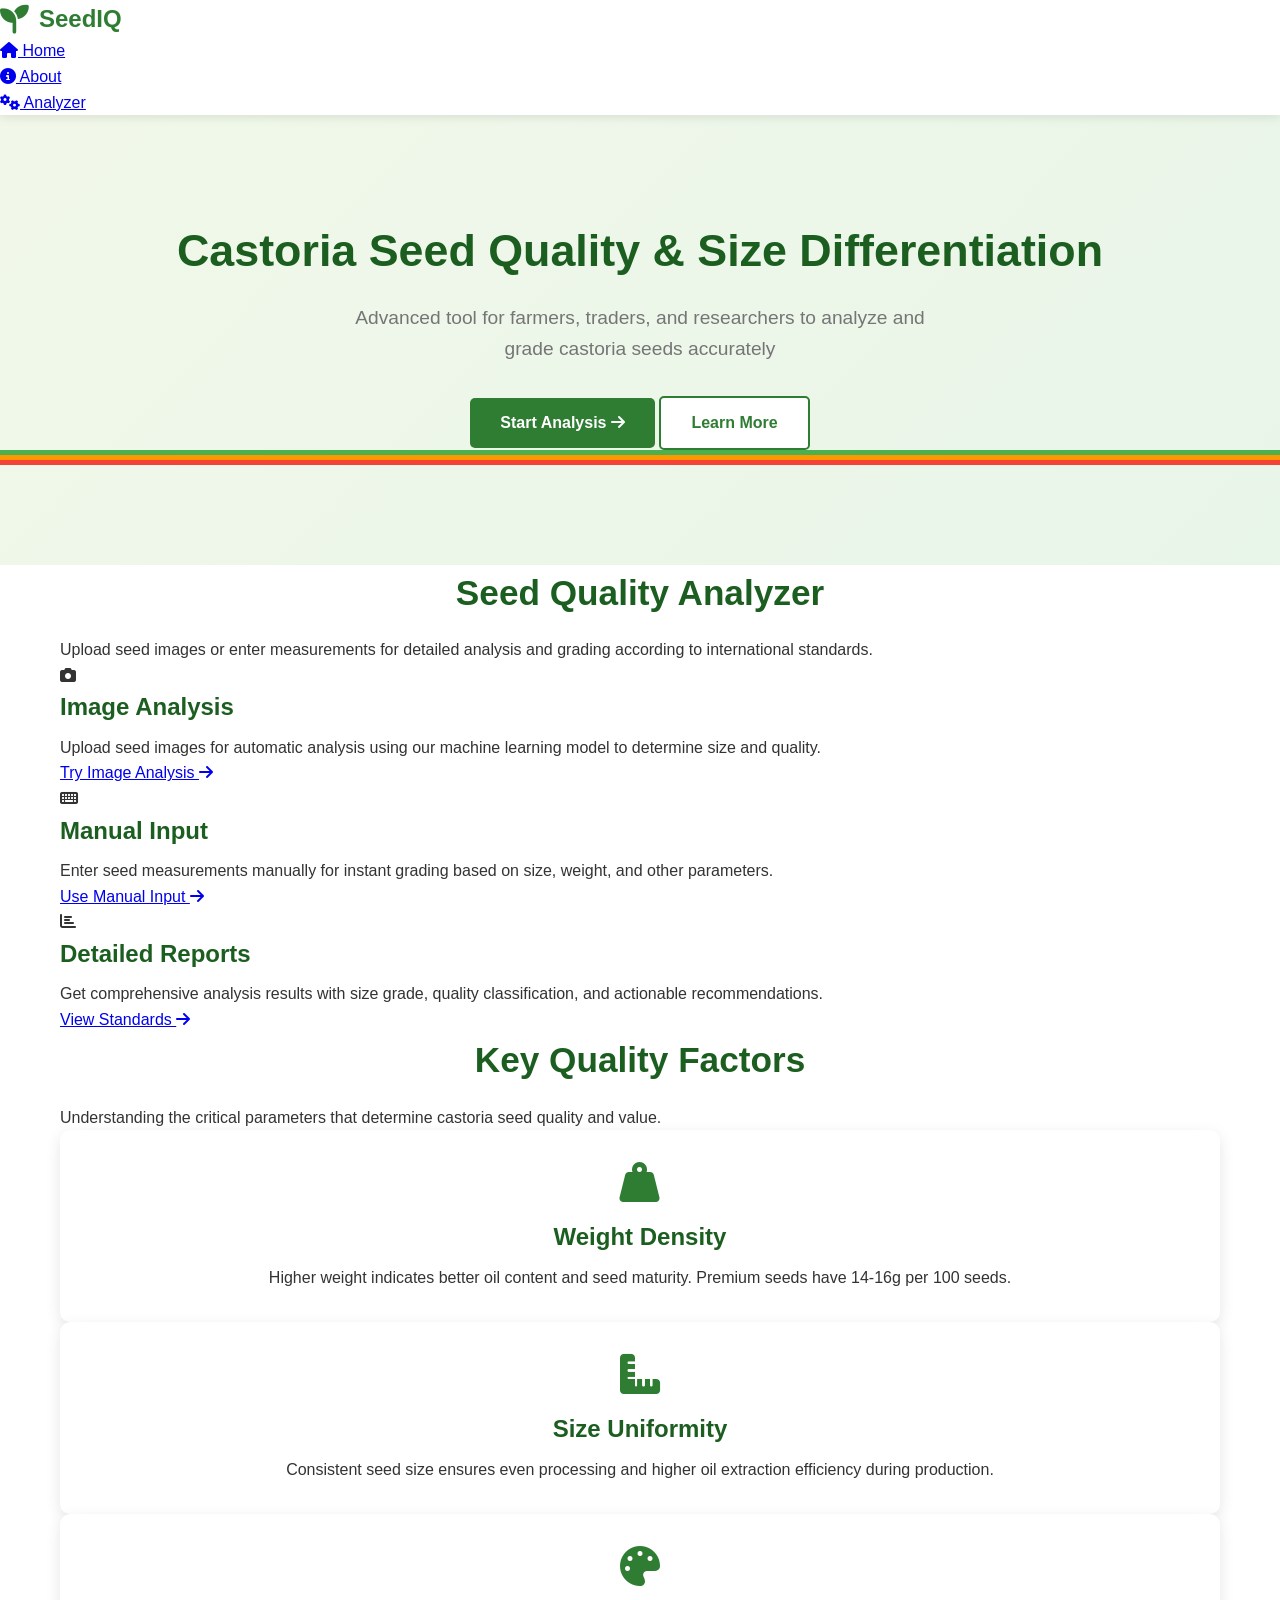
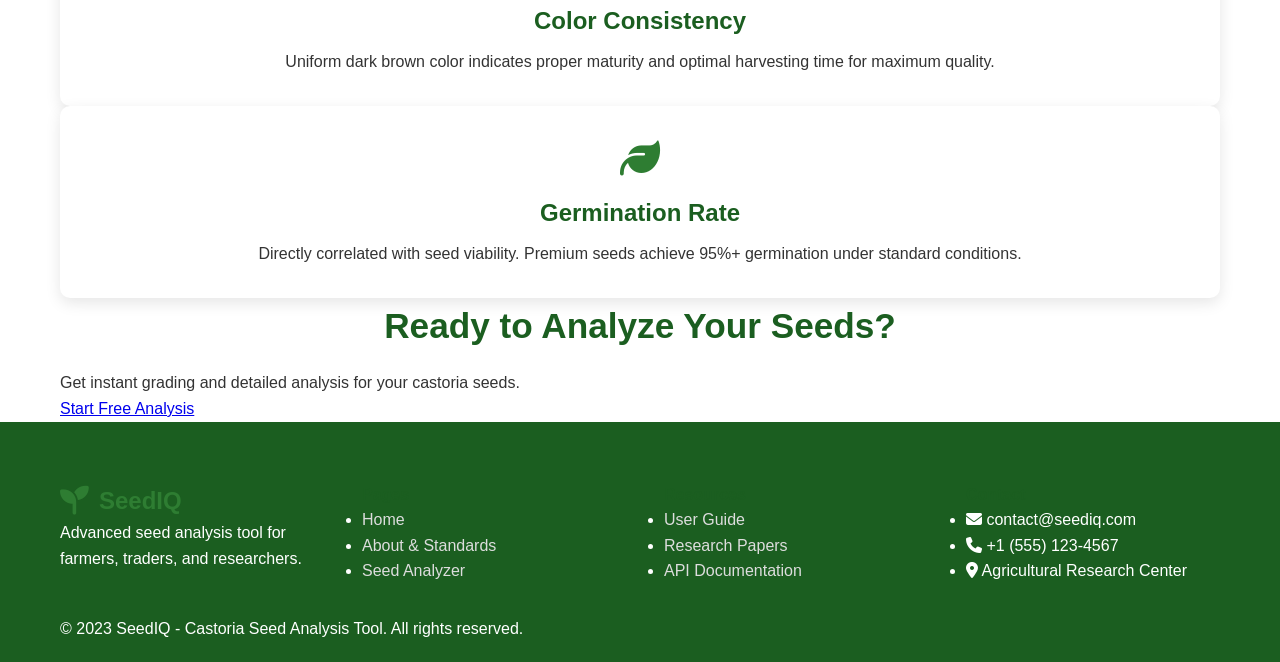
<file: index.html>
<!DOCTYPE html>
<html lang="en">
<head>
    <meta charset="UTF-8">
    <meta name="viewport" content="width=device-width, initial-scale=1.0">
    <title>Castoria Seed Quality Analyzer | Home</title>
    <link rel="stylesheet" href="style.css">
    <link rel="stylesheet" href="https://cdnjs.cloudflare.com/ajax/libs/font-awesome/6.4.0/css/all.min.css">
</head>
<body>
    <!-- Navigation -->
    <nav class="navbar">
        <div class="nav-container">
            <a href="index.html" class="logo">
                <i class="fas fa-seedling"></i>
                <span>SeedIQ</span>
            </a>
            <ul class="nav-menu">
                <li><a href="index.html" class="nav-link active"><i class="fas fa-home"></i> Home</a></li>
                <li><a href="about.html" class="nav-link"><i class="fas fa-info-circle"></i> About</a></li>
                <li><a href="app.html" class="nav-link"><i class="fas fa-cogs"></i> Analyzer</a></li>
            </ul>
            <div class="hamburger">
                <span class="bar"></span>
                <span class="bar"></span>
                <span class="bar"></span>
            </div>
        </div>
    </nav>

    <!-- Hero Section -->
    <section class="hero">
        <div class="hero-content">
            <h1>Castoria Seed Quality & Size Differentiation</h1>
            <p class="subtitle">Advanced tool for farmers, traders, and researchers to analyze and grade castoria seeds accurately</p>
            <div class="cta-buttons">
                <a href="app.html" class="btn btn-primary">Start Analysis <i class="fas fa-arrow-right"></i></a>
                <a href="about.html" class="btn btn-secondary">Learn More</a>
            </div>
        </div>
        <div class="hero-visual">
            <div class="seed-visual">
                <div class="seed grade-a"></div>
                <div class="seed grade-b"></div>
                <div class="seed grade-c"></div>
            </div>
        </div>
    </section>

    <!-- Introduction -->
    <section class="section intro">
        <div class="container">
            <h2>Seed Quality Analyzer</h2>
            <p class="section-description">Upload seed images or enter measurements for detailed analysis and grading according to international standards.</p>
            
            <div class="features">
                <div class="feature-card">
                    <div class="feature-icon">
                        <i class="fas fa-camera"></i>
                    </div>
                    <h3>Image Analysis</h3>
                    <p>Upload seed images for automatic analysis using our machine learning model to determine size and quality.</p>
                    <a href="app.html" class="feature-link">Try Image Analysis <i class="fas fa-arrow-right"></i></a>
                </div>
                
                <div class="feature-card">
                    <div class="feature-icon">
                        <i class="fas fa-keyboard"></i>
                    </div>
                    <h3>Manual Input</h3>
                    <p>Enter seed measurements manually for instant grading based on size, weight, and other parameters.</p>
                    <a href="app.html" class="feature-link">Use Manual Input <i class="fas fa-arrow-right"></i></a>
                </div>
                
                <div class="feature-card">
                    <div class="feature-icon">
                        <i class="fas fa-chart-bar"></i>
                    </div>
                    <h3>Detailed Reports</h3>
                    <p>Get comprehensive analysis results with size grade, quality classification, and actionable recommendations.</p>
                    <a href="about.html" class="feature-link">View Standards <i class="fas fa-arrow-right"></i></a>
                </div>
            </div>
        </div>
    </section>

    <!-- Key Quality Factors -->
    <section class="section factors">
        <div class="container">
            <h2>Key Quality Factors</h2>
            <p class="section-description">Understanding the critical parameters that determine castoria seed quality and value.</p>
            
            <div class="factor-list">
                <div class="factor">
                    <div class="factor-icon weight">
                        <i class="fas fa-weight-hanging"></i>
                    </div>
                    <div class="factor-content">
                        <h3>Weight Density</h3>
                        <p>Higher weight indicates better oil content and seed maturity. Premium seeds have 14-16g per 100 seeds.</p>
                    </div>
                </div>
                
                <div class="factor">
                    <div class="factor-icon size">
                        <i class="fas fa-ruler-combined"></i>
                    </div>
                    <div class="factor-content">
                        <h3>Size Uniformity</h3>
                        <p>Consistent seed size ensures even processing and higher oil extraction efficiency during production.</p>
                    </div>
                </div>
                
                <div class="factor">
                    <div class="factor-icon color">
                        <i class="fas fa-palette"></i>
                    </div>
                    <div class="factor-content">
                        <h3>Color Consistency</h3>
                        <p>Uniform dark brown color indicates proper maturity and optimal harvesting time for maximum quality.</p>
                    </div>
                </div>
                
                <div class="factor">
                    <div class="factor-icon growth">
                        <i class="fas fa-leaf"></i>
                    </div>
                    <div class="factor-content">
                        <h3>Germination Rate</h3>
                        <p>Directly correlated with seed viability. Premium seeds achieve 95%+ germination under standard conditions.</p>
                    </div>
                </div>
            </div>
        </div>
    </section>

    <!-- Call to Action -->
    <section class="cta-section">
        <div class="container">
            <h2>Ready to Analyze Your Seeds?</h2>
            <p>Get instant grading and detailed analysis for your castoria seeds.</p>
            <a href="app.html" class="btn btn-large">Start Free Analysis</a>
        </div>
    </section>

    <!-- Footer -->
    <footer class="footer">
        <div class="container">
            <div class="footer-content">
                <div class="footer-brand">
                    <a href="index.html" class="logo">
                        <i class="fas fa-seedling"></i>
                        <span>SeedIQ</span>
                    </a>
                    <p>Advanced seed analysis tool for farmers, traders, and researchers.</p>
                </div>
                <div class="footer-links">
                    <h4>Pages</h4>
                    <ul>
                        <li><a href="index.html">Home</a></li>
                        <li><a href="about.html">About & Standards</a></li>
                        <li><a href="app.html">Seed Analyzer</a></li>
                    </ul>
                </div>
                <div class="footer-links">
                    <h4>Resources</h4>
                    <ul>
                        <li><a href="#">User Guide</a></li>
                        <li><a href="#">Research Papers</a></li>
                        <li><a href="#">API Documentation</a></li>
                    </ul>
                </div>
                <div class="footer-links">
                    <h4>Contact</h4>
                    <ul>
                        <li><i class="fas fa-envelope"></i> contact@seediq.com</li>
                        <li><i class="fas fa-phone"></i> +1 (555) 123-4567</li>
                        <li><i class="fas fa-map-marker-alt"></i> Agricultural Research Center</li>
                    </ul>
                </div>
            </div>
            <div class="footer-bottom">
                <p>&copy; 2023 SeedIQ - Castoria Seed Analysis Tool. All rights reserved.</p>
            </div>
        </div>
    </footer>

    <script src="script.js"></script>
</body>
</html>
</file>
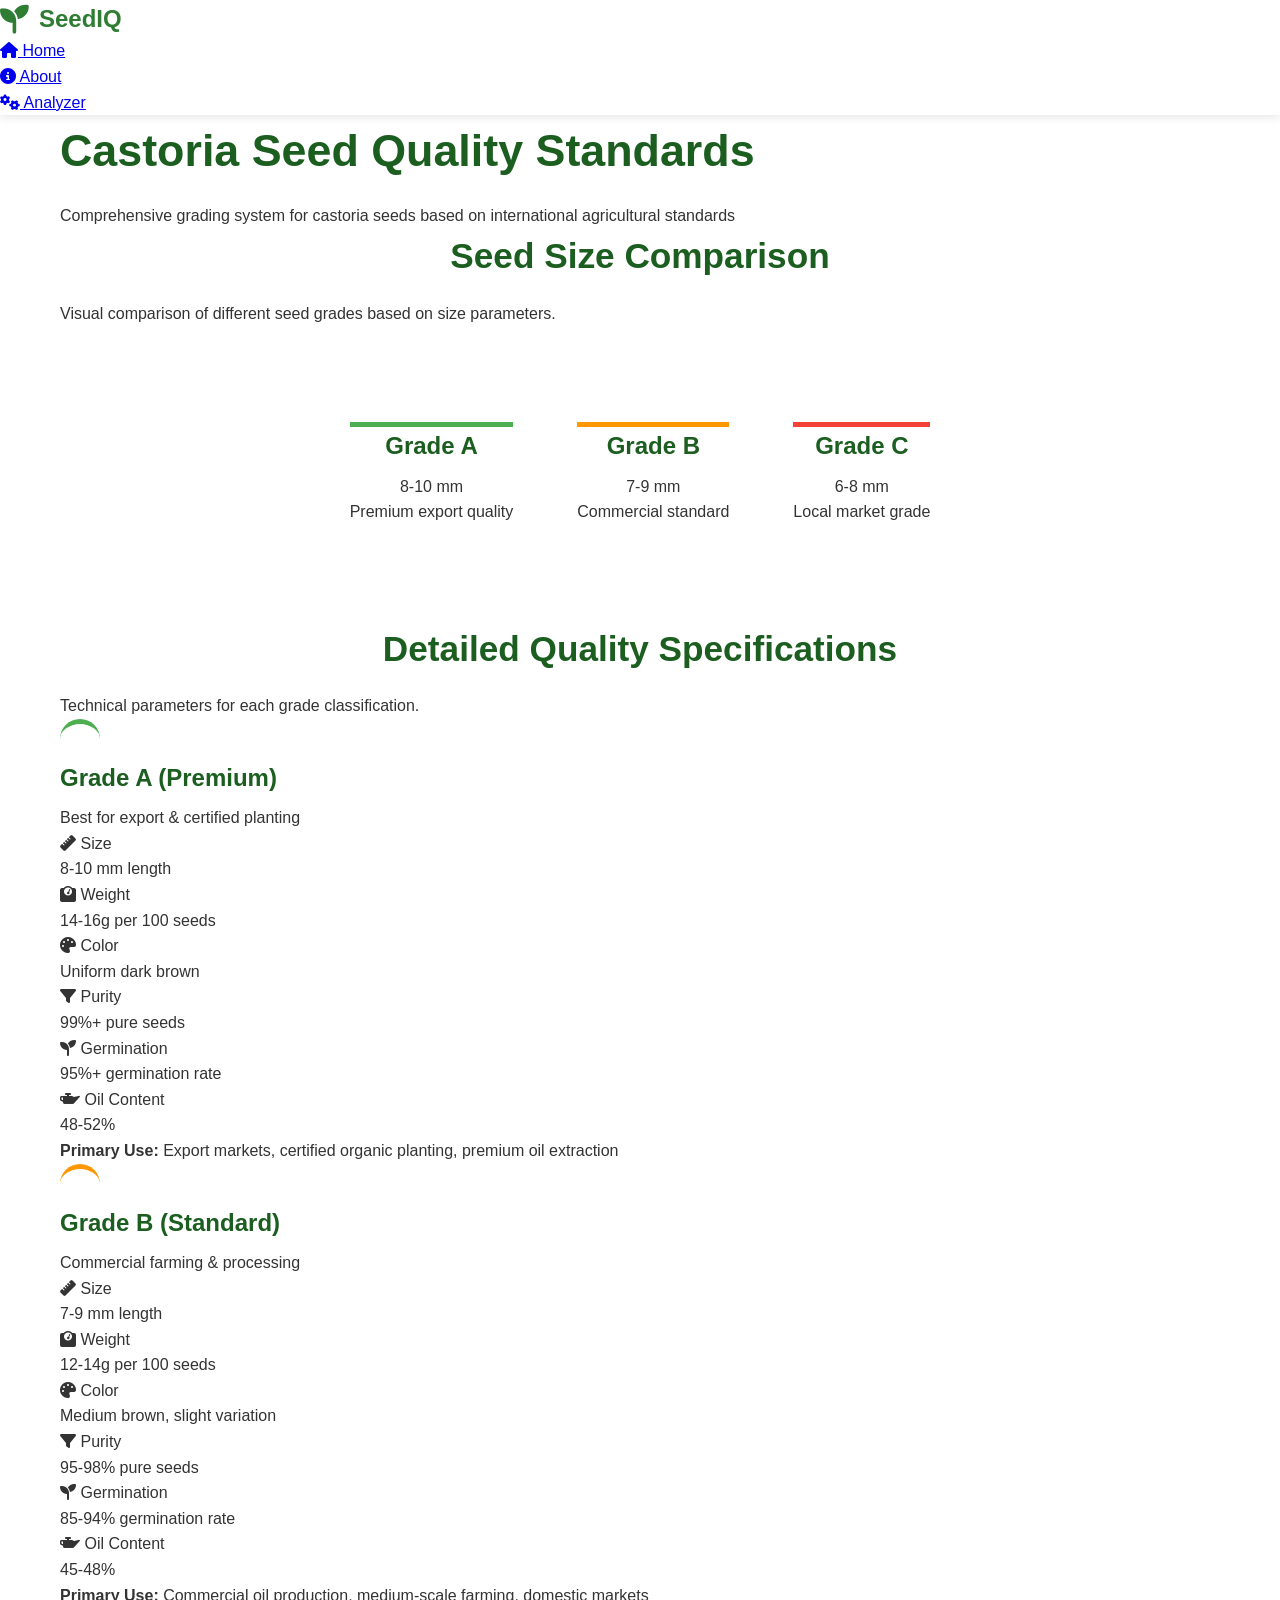
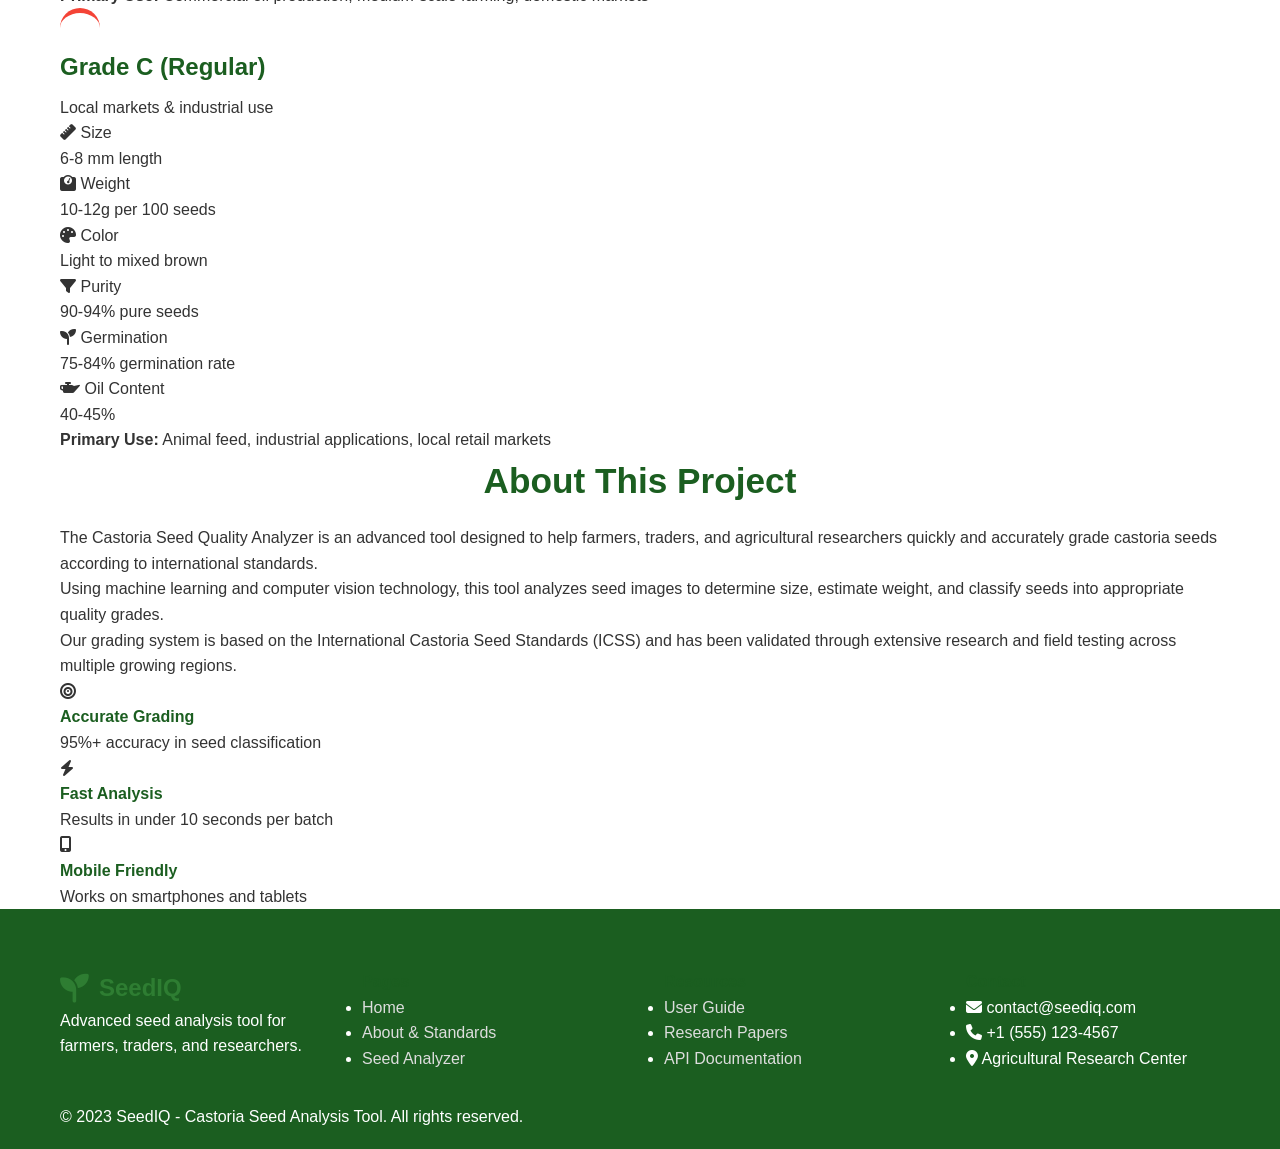
<file: about.html>
<!DOCTYPE html>
<html lang="en">
<head>
    <meta charset="UTF-8">
    <meta name="viewport" content="width=device-width, initial-scale=1.0">
    <title>Seed Quality Standards | About</title>
    <link rel="stylesheet" href="style.css">
    <link rel="stylesheet" href="https://cdnjs.cloudflare.com/ajax/libs/font-awesome/6.4.0/css/all.min.css">
</head>
<body>
    <!-- Navigation -->
    <nav class="navbar">
        <div class="nav-container">
            <a href="index.html" class="logo">
                <i class="fas fa-seedling"></i>
                <span>SeedIQ</span>
            </a>
            <ul class="nav-menu">
                <li><a href="index.html" class="nav-link"><i class="fas fa-home"></i> Home</a></li>
                <li><a href="about.html" class="nav-link active"><i class="fas fa-info-circle"></i> About</a></li>
                <li><a href="app.html" class="nav-link"><i class="fas fa-cogs"></i> Analyzer</a></li>
            </ul>
            <div class="hamburger">
                <span class="bar"></span>
                <span class="bar"></span>
                <span class="bar"></span>
            </div>
        </div>
    </nav>

    <!-- Page Header -->
    <section class="page-header">
        <div class="container">
            <h1>Castoria Seed Quality Standards</h1>
            <p>Comprehensive grading system for castoria seeds based on international agricultural standards</p>
        </div>
    </section>

    <!-- Seed Size Comparison -->
    <section class="section">
        <div class="container">
            <h2>Seed Size Comparison</h2>
            <p class="section-description">Visual comparison of different seed grades based on size parameters.</p>
            
            <div class="size-comparison">
                <div class="size-item grade-a">
                    <div class="size-visual">
                        <div class="seed-demo large"></div>
                    </div>
                    <div class="size-info">
                        <h3>Grade A</h3>
                        <p class="size-range">8-10 mm</p>
                        <p>Premium export quality</p>
                    </div>
                </div>
                
                <div class="size-item grade-b">
                    <div class="size-visual">
                        <div class="seed-demo medium"></div>
                    </div>
                    <div class="size-info">
                        <h3>Grade B</h3>
                        <p class="size-range">7-9 mm</p>
                        <p>Commercial standard</p>
                    </div>
                </div>
                
                <div class="size-item grade-c">
                    <div class="size-visual">
                        <div class="seed-demo small"></div>
                    </div>
                    <div class="size-info">
                        <h3>Grade C</h3>
                        <p class="size-range">6-8 mm</p>
                        <p>Local market grade</p>
                    </div>
                </div>
            </div>
        </div>
    </section>

    <!-- Quality Standards -->
    <section class="section standards-section">
        <div class="container">
            <h2>Detailed Quality Specifications</h2>
            <p class="section-description">Technical parameters for each grade classification.</p>
            
            <div class="standards-container">
                <!-- Grade A -->
                <div class="standard-card premium">
                    <div class="standard-header">
                        <div class="grade-badge grade-a">A</div>
                        <h3>Grade A (Premium)</h3>
                        <p class="grade-subtitle">Best for export & certified planting</p>
                    </div>
                    <div class="standard-content">
                        <div class="spec">
                            <div class="spec-label">
                                <i class="fas fa-ruler"></i>
                                <span>Size</span>
                            </div>
                            <div class="spec-value">8-10 mm length</div>
                        </div>
                        <div class="spec">
                            <div class="spec-label">
                                <i class="fas fa-weight"></i>
                                <span>Weight</span>
                            </div>
                            <div class="spec-value">14-16g per 100 seeds</div>
                        </div>
                        <div class="spec">
                            <div class="spec-label">
                                <i class="fas fa-palette"></i>
                                <span>Color</span>
                            </div>
                            <div class="spec-value">Uniform dark brown</div>
                        </div>
                        <div class="spec">
                            <div class="spec-label">
                                <i class="fas fa-filter"></i>
                                <span>Purity</span>
                            </div>
                            <div class="spec-value">99%+ pure seeds</div>
                        </div>
                        <div class="spec">
                            <div class="spec-label">
                                <i class="fas fa-seedling"></i>
                                <span>Germination</span>
                            </div>
                            <div class="spec-value">95%+ germination rate</div>
                        </div>
                        <div class="spec">
                            <div class="spec-label">
                                <i class="fas fa-oil-can"></i>
                                <span>Oil Content</span>
                            </div>
                            <div class="spec-value">48-52%</div>
                        </div>
                    </div>
                    <div class="standard-footer">
                        <p><strong>Primary Use:</strong> Export markets, certified organic planting, premium oil extraction</p>
                    </div>
                </div>
                
                <!-- Grade B -->
                <div class="standard-card standard">
                    <div class="standard-header">
                        <div class="grade-badge grade-b">B</div>
                        <h3>Grade B (Standard)</h3>
                        <p class="grade-subtitle">Commercial farming & processing</p>
                    </div>
                    <div class="standard-content">
                        <div class="spec">
                            <div class="spec-label">
                                <i class="fas fa-ruler"></i>
                                <span>Size</span>
                            </div>
                            <div class="spec-value">7-9 mm length</div>
                        </div>
                        <div class="spec">
                            <div class="spec-label">
                                <i class="fas fa-weight"></i>
                                <span>Weight</span>
                            </div>
                            <div class="spec-value">12-14g per 100 seeds</div>
                        </div>
                        <div class="spec">
                            <div class="spec-label">
                                <i class="fas fa-palette"></i>
                                <span>Color</span>
                            </div>
                            <div class="spec-value">Medium brown, slight variation</div>
                        </div>
                        <div class="spec">
                            <div class="spec-label">
                                <i class="fas fa-filter"></i>
                                <span>Purity</span>
                            </div>
                            <div class="spec-value">95-98% pure seeds</div>
                        </div>
                        <div class="spec">
                            <div class="spec-label">
                                <i class="fas fa-seedling"></i>
                                <span>Germination</span>
                            </div>
                            <div class="spec-value">85-94% germination rate</div>
                        </div>
                        <div class="spec">
                            <div class="spec-label">
                                <i class="fas fa-oil-can"></i>
                                <span>Oil Content</span>
                            </div>
                            <div class="spec-value">45-48%</div>
                        </div>
                    </div>
                    <div class="standard-footer">
                        <p><strong>Primary Use:</strong> Commercial oil production, medium-scale farming, domestic markets</p>
                    </div>
                </div>
                
                <!-- Grade C -->
                <div class="standard-card regular">
                    <div class="standard-header">
                        <div class="grade-badge grade-c">C</div>
                        <h3>Grade C (Regular)</h3>
                        <p class="grade-subtitle">Local markets & industrial use</p>
                    </div>
                    <div class="standard-content">
                        <div class="spec">
                            <div class="spec-label">
                                <i class="fas fa-ruler"></i>
                                <span>Size</span>
                            </div>
                            <div class="spec-value">6-8 mm length</div>
                        </div>
                        <div class="spec">
                            <div class="spec-label">
                                <i class="fas fa-weight"></i>
                                <span>Weight</span>
                            </div>
                            <div class="spec-value">10-12g per 100 seeds</div>
                        </div>
                        <div class="spec">
                            <div class="spec-label">
                                <i class="fas fa-palette"></i>
                                <span>Color</span>
                            </div>
                            <div class="spec-value">Light to mixed brown</div>
                        </div>
                        <div class="spec">
                            <div class="spec-label">
                                <i class="fas fa-filter"></i>
                                <span>Purity</span>
                            </div>
                            <div class="spec-value">90-94% pure seeds</div>
                        </div>
                        <div class="spec">
                            <div class="spec-label">
                                <i class="fas fa-seedling"></i>
                                <span>Germination</span>
                            </div>
                            <div class="spec-value">75-84% germination rate</div>
                        </div>
                        <div class="spec">
                            <div class="spec-label">
                                <i class="fas fa-oil-can"></i>
                                <span>Oil Content</span>
                            </div>
                            <div class="spec-value">40-45%</div>
                        </div>
                    </div>
                    <div class="standard-footer">
                        <p><strong>Primary Use:</strong> Animal feed, industrial applications, local retail markets</p>
                    </div>
                </div>
            </div>
        </div>
    </section>

    <!-- About Project -->
    <section class="section about-project">
        <div class="container">
            <h2>About This Project</h2>
            <div class="about-content">
                <div class="about-text">
                    <p>The Castoria Seed Quality Analyzer is an advanced tool designed to help farmers, traders, and agricultural researchers quickly and accurately grade castoria seeds according to international standards.</p>
                    <p>Using machine learning and computer vision technology, this tool analyzes seed images to determine size, estimate weight, and classify seeds into appropriate quality grades.</p>
                    <p>Our grading system is based on the International Castoria Seed Standards (ICSS) and has been validated through extensive research and field testing across multiple growing regions.</p>
                </div>
                <div class="about-features">
                    <div class="about-feature">
                        <i class="fas fa-bullseye"></i>
                        <h4>Accurate Grading</h4>
                        <p>95%+ accuracy in seed classification</p>
                    </div>
                    <div class="about-feature">
                        <i class="fas fa-bolt"></i>
                        <h4>Fast Analysis</h4>
                        <p>Results in under 10 seconds per batch</p>
                    </div>
                    <div class="about-feature">
                        <i class="fas fa-mobile-alt"></i>
                        <h4>Mobile Friendly</h4>
                        <p>Works on smartphones and tablets</p>
                    </div>
                </div>
            </div>
        </div>
    </section>

    <!-- Footer -->
    <footer class="footer">
        <div class="container">
            <div class="footer-content">
                <div class="footer-brand">
                    <a href="index.html" class="logo">
                        <i class="fas fa-seedling"></i>
                        <span>SeedIQ</span>
                    </a>
                    <p>Advanced seed analysis tool for farmers, traders, and researchers.</p>
                </div>
                <div class="footer-links">
                    <h4>Pages</h4>
                    <ul>
                        <li><a href="index.html">Home</a></li>
                        <li><a href="about.html">About & Standards</a></li>
                        <li><a href="app.html">Seed Analyzer</a></li>
                    </ul>
                </div>
                <div class="footer-links">
                    <h4>Resources</h4>
                    <ul>
                        <li><a href="#">User Guide</a></li>
                        <li><a href="#">Research Papers</a></li>
                        <li><a href="#">API Documentation</a></li>
                    </ul>
                </div>
                <div class="footer-links">
                    <h4>Contact</h4>
                    <ul>
                        <li><i class="fas fa-envelope"></i> contact@seediq.com</li>
                        <li><i class="fas fa-phone"></i> +1 (555) 123-4567</li>
                        <li><i class="fas fa-map-marker-alt"></i> Agricultural Research Center</li>
                    </ul>
                </div>
            </div>
            <div class="footer-bottom">
                <p>&copy; 2023 SeedIQ - Castoria Seed Analysis Tool. All rights reserved.</p>
            </div>
        </div>
    </footer>

    <script src="script.js"></script>
</body>
</html>
</file>
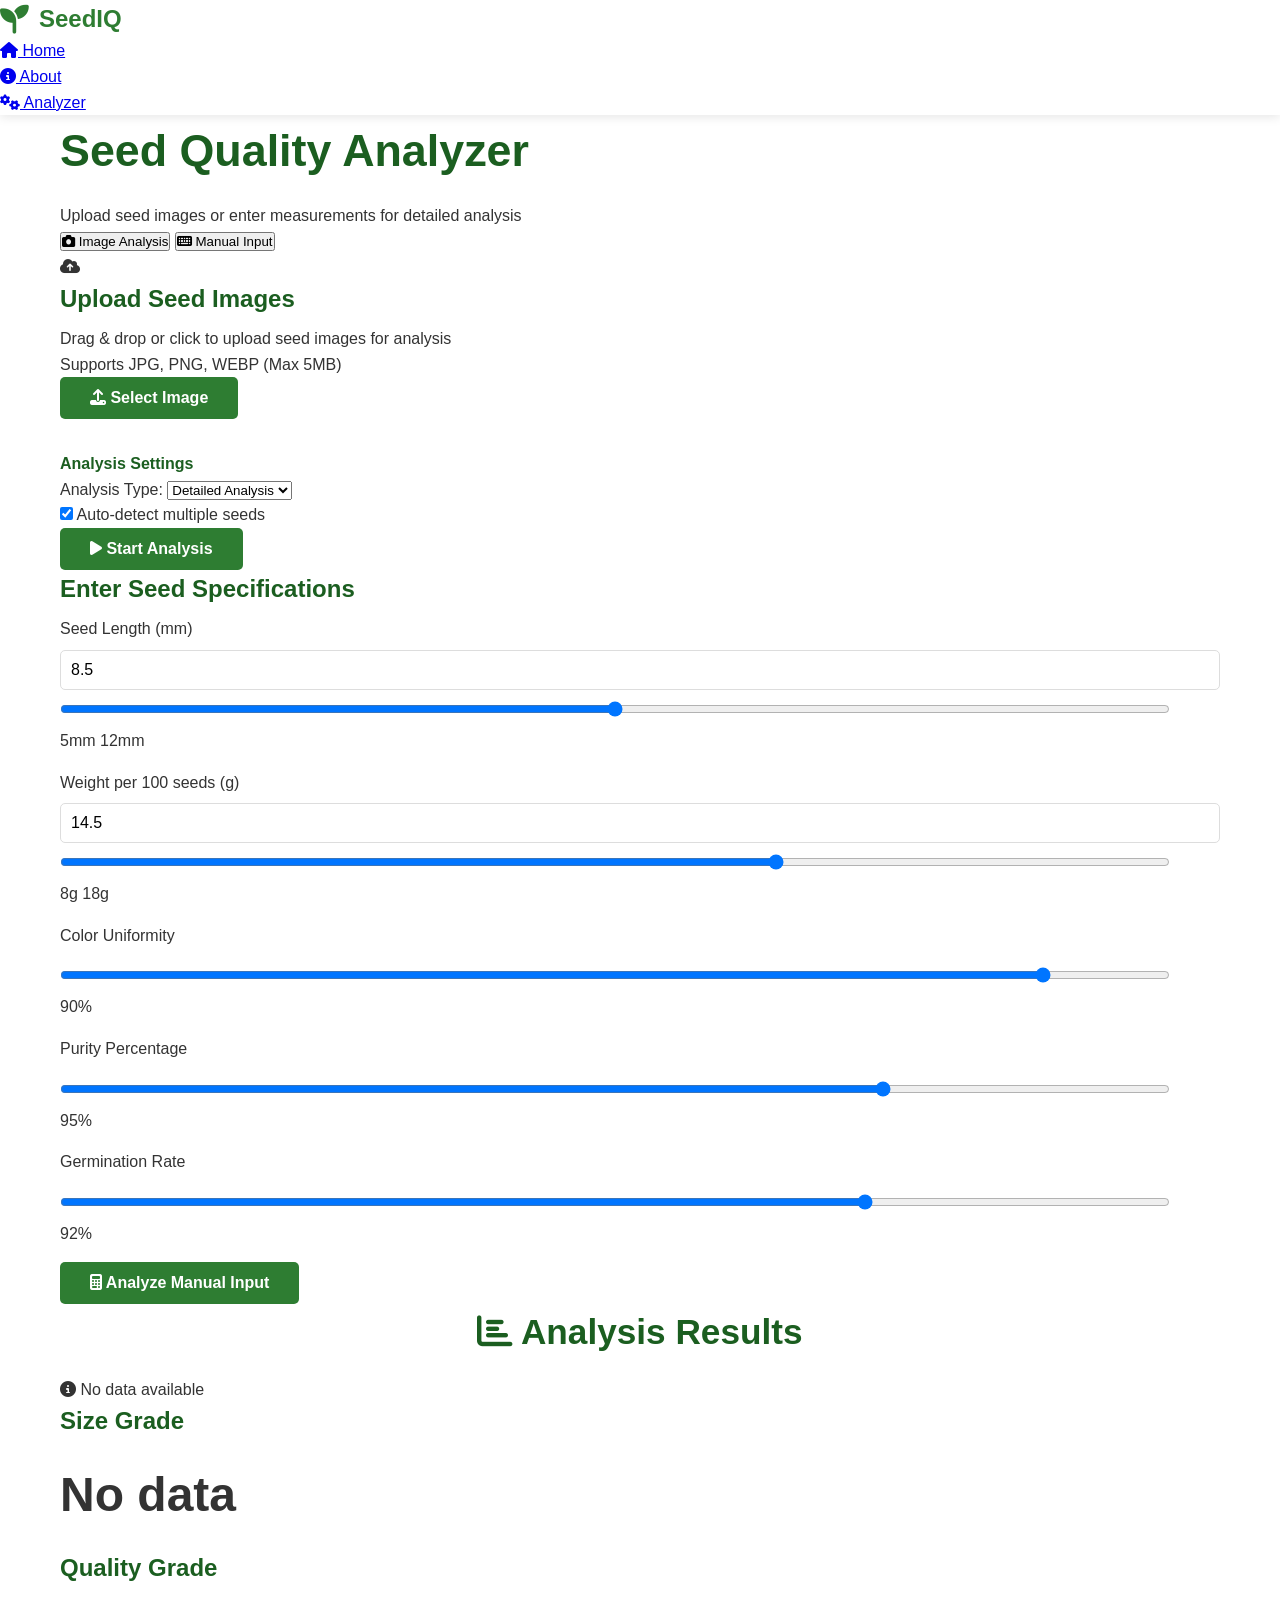
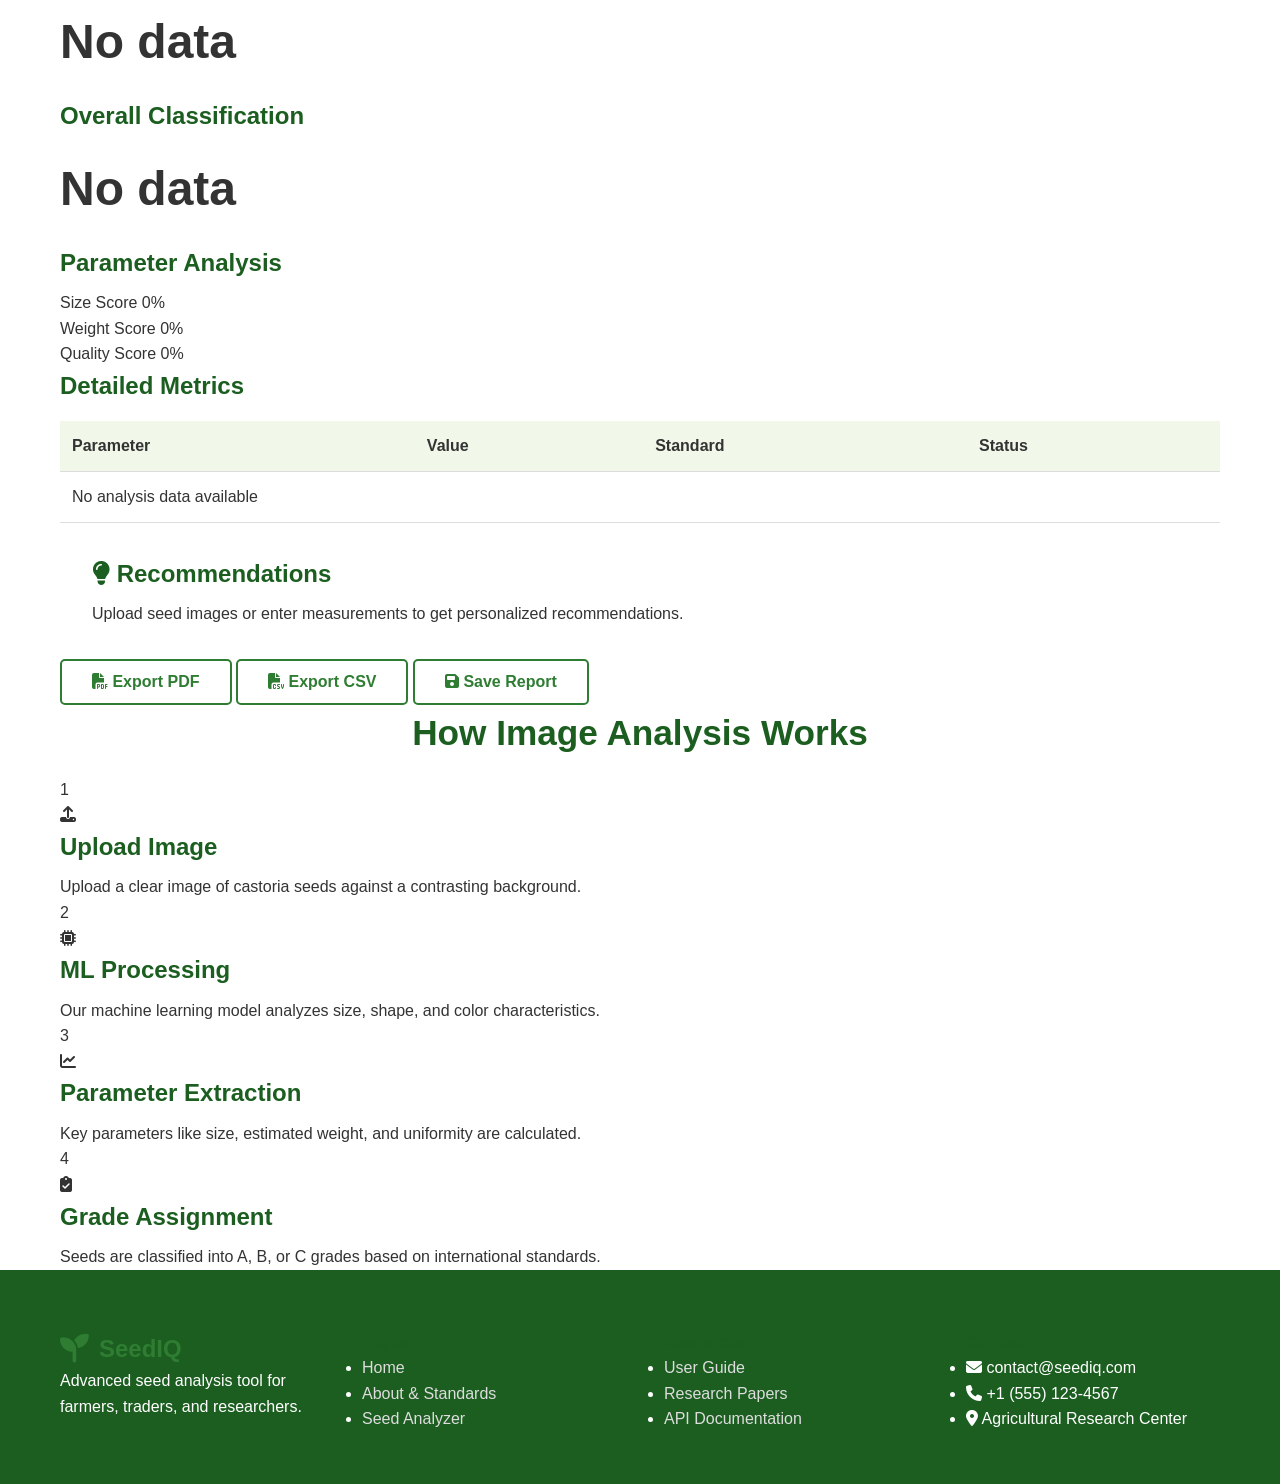
<file: app.html>
<!DOCTYPE html>
<html lang="en">
<head>
    <meta charset="UTF-8">
    <meta name="viewport" content="width=device-width, initial-scale=1.0">
    <title>Seed Analysis Tool | Application</title>
    <link rel="stylesheet" href="style.css">
    <link rel="stylesheet" href="https://cdnjs.cloudflare.com/ajax/libs/font-awesome/6.4.0/css/all.min.css">
</head>
<body>
    <!-- Navigation -->
    <nav class="navbar">
        <div class="nav-container">
            <a href="index.html" class="logo">
                <i class="fas fa-seedling"></i>
                <span>SeedIQ</span>
            </a>
            <ul class="nav-menu">
                <li><a href="index.html" class="nav-link"><i class="fas fa-home"></i> Home</a></li>
                <li><a href="about.html" class="nav-link"><i class="fas fa-info-circle"></i> About</a></li>
                <li><a href="app.html" class="nav-link active"><i class="fas fa-cogs"></i> Analyzer</a></li>
            </ul>
            <div class="hamburger">
                <span class="bar"></span>
                <span class="bar"></span>
                <span class="bar"></span>
            </div>
        </div>
    </nav>

    <!-- Page Header -->
    <section class="page-header">
        <div class="container">
            <h1>Seed Quality Analyzer</h1>
            <p>Upload seed images or enter measurements for detailed analysis</p>
        </div>
    </section>

    <!-- Main Application Section -->
    <section class="section app-section">
        <div class="container">
            <div class="app-container">
                <!-- Left Panel - Input Methods -->
                <div class="input-panel">
                    <div class="tabs">
                        <button class="tab-button active" data-tab="image-analysis">
                            <i class="fas fa-camera"></i> Image Analysis
                        </button>
                        <button class="tab-button" data-tab="manual-input">
                            <i class="fas fa-keyboard"></i> Manual Input
                        </button>
                    </div>
                    
                    <!-- Image Analysis Tab -->
                    <div class="tab-content active" id="image-analysis">
                        <div class="upload-area" id="uploadArea">
                            <i class="fas fa-cloud-upload-alt upload-icon"></i>
                            <h3>Upload Seed Images</h3>
                            <p>Drag & drop or click to upload seed images for analysis</p>
                            <p class="upload-note">Supports JPG, PNG, WEBP (Max 5MB)</p>
                            <input type="file" id="seedImage" accept="image/*" style="display: none;">
                            <button class="btn btn-primary" id="uploadButton">
                                <i class="fas fa-upload"></i> Select Image
                            </button>
                            <div class="image-preview" id="imagePreview">
                                <!-- Preview will appear here -->
                            </div>
                        </div>
                        
                        <div class="analysis-controls">
                            <h4>Analysis Settings</h4>
                            <div class="setting">
                                <label for="analysisType">Analysis Type:</label>
                                <select id="analysisType">
                                    <option value="quick">Quick Analysis</option>
                                    <option value="detailed" selected>Detailed Analysis</option>
                                    <option value="batch">Batch Analysis</option>
                                </select>
                            </div>
                            <div class="setting">
                                <label>
                                    <input type="checkbox" id="autoDetect" checked> 
                                    Auto-detect multiple seeds
                                </label>
                            </div>
                            <button class="btn btn-primary btn-block" id="analyzeButton">
                                <i class="fas fa-play"></i> Start Analysis
                            </button>
                        </div>
                    </div>
                    
                    <!-- Manual Input Tab -->
                    <div class="tab-content" id="manual-input">
                        <div class="manual-input-form">
                            <h3>Enter Seed Specifications</h3>
                            <div class="form-group">
                                <label for="seedLength">Seed Length (mm)</label>
                                <div class="input-with-slider">
                                    <input type="number" id="seedLength" min="5" max="12" step="0.1" value="8.5">
                                    <div class="slider-container">
                                        <input type="range" id="lengthSlider" min="5" max="12" step="0.1" value="8.5" class="slider">
                                        <div class="slider-labels">
                                            <span>5mm</span>
                                            <span>12mm</span>
                                        </div>
                                    </div>
                                </div>
                            </div>
                            
                            <div class="form-group">
                                <label for="seedWeight">Weight per 100 seeds (g)</label>
                                <div class="input-with-slider">
                                    <input type="number" id="seedWeight" min="8" max="18" step="0.1" value="14.5">
                                    <div class="slider-container">
                                        <input type="range" id="weightSlider" min="8" max="18" step="0.1" value="14.5" class="slider">
                                        <div class="slider-labels">
                                            <span>8g</span>
                                            <span>18g</span>
                                        </div>
                                    </div>
                                </div>
                            </div>
                            
                            <div class="form-group">
                                <label for="colorUniformity">Color Uniformity</label>
                                <div class="slider-container">
                                    <input type="range" id="colorUniformity" min="1" max="100" value="90" class="slider">
                                    <div class="slider-value">90%</div>
                                </div>
                            </div>
                            
                            <div class="form-group">
                                <label for="purity">Purity Percentage</label>
                                <div class="slider-container">
                                    <input type="range" id="purity" min="80" max="100" value="95" class="slider">
                                    <div class="slider-value">95%</div>
                                </div>
                            </div>
                            
                            <div class="form-group">
                                <label for="germination">Germination Rate</label>
                                <div class="slider-container">
                                    <input type="range" id="germination" min="70" max="100" value="92" class="slider">
                                    <div class="slider-value">92%</div>
                                </div>
                            </div>
                            
                            <button class="btn btn-primary btn-block" id="manualAnalyzeButton">
                                <i class="fas fa-calculator"></i> Analyze Manual Input
                            </button>
                        </div>
                    </div>
                </div>
                
                <!-- Right Panel - Results -->
                <div class="results-panel">
                    <div class="results-header">
                        <h2><i class="fas fa-chart-bar"></i> Analysis Results</h2>
                        <div class="results-status" id="resultsStatus">
                            <i class="fas fa-info-circle"></i> No data available
                        </div>
                    </div>
                    
                    <div class="results-content">
                        <!-- Grades Summary -->
                        <div class="grades-summary">
                            <div class="grade-result">
                                <h3>Size Grade</h3>
                                <div class="grade-display" id="sizeGrade">
                                    <div class="grade-placeholder">No data</div>
                                </div>
                            </div>
                            <div class="grade-result">
                                <h3>Quality Grade</h3>
                                <div class="grade-display" id="qualityGrade">
                                    <div class="grade-placeholder">No data</div>
                                </div>
                            </div>
                            <div class="grade-result">
                                <h3>Overall Classification</h3>
                                <div class="grade-display" id="overallGrade">
                                    <div class="grade-placeholder">No data</div>
                                </div>
                            </div>
                        </div>
                        
                        <!-- Progress Indicators -->
                        <div class="progress-section">
                            <h3>Parameter Analysis</h3>
                            <div class="progress-item">
                                <div class="progress-label">
                                    <span>Size Score</span>
                                    <span id="sizePercent">0%</span>
                                </div>
                                <div class="progress-bar">
                                    <div class="progress-fill" id="sizeProgress" style="width: 0%"></div>
                                </div>
                            </div>
                            <div class="progress-item">
                                <div class="progress-label">
                                    <span>Weight Score</span>
                                    <span id="weightPercent">0%</span>
                                </div>
                                <div class="progress-bar">
                                    <div class="progress-fill" id="weightProgress" style="width: 0%"></div>
                                </div>
                            </div>
                            <div class="progress-item">
                                <div class="progress-label">
                                    <span>Quality Score</span>
                                    <span id="qualityPercent">0%</span>
                                </div>
                                <div class="progress-bar">
                                    <div class="progress-fill" id="qualityProgress" style="width: 0%"></div>
                                </div>
                            </div>
                        </div>
                        
                        <!-- Detailed Metrics Table -->
                        <div class="metrics-table">
                            <h3>Detailed Metrics</h3>
                            <table>
                                <thead>
                                    <tr>
                                        <th>Parameter</th>
                                        <th>Value</th>
                                        <th>Standard</th>
                                        <th>Status</th>
                                    </tr>
                                </thead>
                                <tbody id="metricsTable">
                                    <tr>
                                        <td colspan="4" class="no-data">No analysis data available</td>
                                    </tr>
                                </tbody>
                            </table>
                        </div>
                        
                        <!-- Recommendations -->
                        <div class="recommendations">
                            <h3><i class="fas fa-lightbulb"></i> Recommendations</h3>
                            <div class="recommendation-content" id="recommendations">
                                <p class="no-data">Upload seed images or enter measurements to get personalized recommendations.</p>
                            </div>
                        </div>
                        
                        <!-- Export Options -->
                        <div class="export-options">
                            <button class="btn btn-secondary" id="exportPDF">
                                <i class="fas fa-file-pdf"></i> Export PDF
                            </button>
                            <button class="btn btn-secondary" id="exportCSV">
                                <i class="fas fa-file-csv"></i> Export CSV
                            </button>
                            <button class="btn btn-secondary" id="saveReport">
                                <i class="fas fa-save"></i> Save Report
                            </button>
                        </div>
                    </div>
                </div>
            </div>
        </div>
    </section>

    <!-- How It Works -->
    <section class="section how-it-works">
        <div class="container">
            <h2>How Image Analysis Works</h2>
            <div class="process-steps">
                <div class="step">
                    <div class="step-number">1</div>
                    <div class="step-icon">
                        <i class="fas fa-upload"></i>
                    </div>
                    <h3>Upload Image</h3>
                    <p>Upload a clear image of castoria seeds against a contrasting background.</p>
                </div>
                <div class="step">
                    <div class="step-number">2</div>
                    <div class="step-icon">
                        <i class="fas fa-microchip"></i>
                    </div>
                    <h3>ML Processing</h3>
                    <p>Our machine learning model analyzes size, shape, and color characteristics.</p>
                </div>
                <div class="step">
                    <div class="step-number">3</div>
                    <div class="step-icon">
                        <i class="fas fa-chart-line"></i>
                    </div>
                    <h3>Parameter Extraction</h3>
                    <p>Key parameters like size, estimated weight, and uniformity are calculated.</p>
                </div>
                <div class="step">
                    <div class="step-number">4</div>
                    <div class="step-icon">
                        <i class="fas fa-clipboard-check"></i>
                    </div>
                    <h3>Grade Assignment</h3>
                    <p>Seeds are classified into A, B, or C grades based on international standards.</p>
                </div>
            </div>
        </div>
    </section>

    <!-- Footer -->
    <footer class="footer">
        <div class="container">
            <div class="footer-content">
                <div class="footer-brand">
                    <a href="index.html" class="logo">
                        <i class="fas fa-seedling"></i>
                        <span>SeedIQ</span>
                    </a>
                    <p>Advanced seed analysis tool for farmers, traders, and researchers.</p>
                </div>
                <div class="footer-links">
                    <h4>Pages</h4>
                    <ul>
                        <li><a href="index.html">Home</a></li>
                        <li><a href="about.html">About & Standards</a></li>
                        <li><a href="app.html">Seed Analyzer</a></li>
                    </ul>
                </div>
                <div class="footer-links">
                    <h4>Resources</h4>
                    <ul>
                        <li><a href="#">User Guide</a></li>
                        <li><a href="#">Research Papers</a></li>
                        <li><a href="#">API Documentation</a></li>
                    </ul>
                </div>
                <div class="footer-links">
                    <h4>Contact</h4>
                    <ul>
                        <li><i class="fas fa-envelope"></i> contact@seediq.com</li>
                        <li><i class="fas fa-phone"></i> +1 (555) 123-4567</li>
                        <li><i class="fas fa-map-marker-alt"></i> Agricultural Research Center</li>
                    </ul>
                </div>
            </div>
            <div class="footer-bottom
</file>
<file: style.css>
/* Reset and Base Styles */
* {
    margin: 0;
    padding: 0;
    box-sizing: border-box;
}

:root {
    --primary: #2E7D32;
    --primary-light: #4CAF50;
    --secondary: #FF9800;
    --dark: #1B5E20;
    --light: #F1F8E9;
    --gray: #757575;
    --light-gray: #f5f5f5;
    --grade-a: #4CAF50;
    --grade-b: #FF9800;
    --grade-c: #F44336;
}

body {
    font-family: 'Roboto', sans-serif;
    line-height: 1.6;
    color: #333;
    background-color: #fff;
}

.container {
    max-width: 1200px;
    margin: 0 auto;
    padding: 0 20px;
}

/* Typography */
h1, h2, h3, h4 {
    font-family: 'Poppins', sans-serif;
    font-weight: 600;
    color: var(--dark);
}

h1 {
    font-size: 2.8rem;
    margin-bottom: 1rem;
}

h2 {
    font-size: 2.2rem;
    margin-bottom: 1rem;
    text-align: center;
}

h3 {
    font-size: 1.5rem;
    margin-bottom: 0.5rem;
}

.section-subtitle {
    text-align: center;
    color: var(--gray);
    margin-bottom: 3rem;
    font-size: 1.1rem;
}

/* Navigation */
.navbar {
    background-color: white;
    box-shadow: 0 2px 10px rgba(0,0,0,0.1);
    position: sticky;
    top: 0;
    z-index: 1000;
}

.navbar .container {
    display: flex;
    justify-content: space-between;
    align-items: center;
    padding: 1rem 20px;
}

.logo {
    display: flex;
    align-items: center;
    text-decoration: none;
    color: var(--primary);
    font-size: 1.5rem;
    font-weight: 700;
}

.logo i {
    margin-right: 10px;
    font-size: 1.8rem;
}

.nav-links {
    display: flex;
    list-style: none;
}

.nav-links li {
    margin-left: 2rem;
}

.nav-links a {
    text-decoration: none;
    color: var(--dark);
    font-weight: 500;
    transition: color 0.3s;
}

.nav-links a:hover {
    color: var(--primary);
}

/* Buttons */
.btn-primary, .btn-secondary {
    padding: 12px 30px;
    border: none;
    border-radius: 5px;
    font-size: 1rem;
    font-weight: 600;
    cursor: pointer;
    transition: all 0.3s;
    display: inline-block;
    text-decoration: none;
}

.btn-primary {
    background-color: var(--primary);
    color: white;
}

.btn-primary:hover {
    background-color: var(--dark);
    transform: translateY(-2px);
    box-shadow: 0 5px 15px rgba(0,0,0,0.2);
}

.btn-secondary {
    background-color: white;
    color: var(--primary);
    border: 2px solid var(--primary);
}

.btn-secondary:hover {
    background-color: var(--light);
}

/* Hero Section */
.hero {
    background: linear-gradient(135deg, var(--light) 0%, #E8F5E9 100%);
    padding: 100px 0;
    text-align: center;
}

.hero p {
    font-size: 1.2rem;
    color: var(--gray);
    max-width: 600px;
    margin: 0 auto 2rem;
}

/* Analyzer Section */
.analyzer-section {
    padding: 80px 0;
    background-color: var(--light-gray);
}

.input-methods {
    display: grid;
    grid-template-columns: repeat(auto-fit, minmax(250px, 1fr));
    gap: 2rem;
    margin-bottom: 3rem;
}

.method-card {
    background: white;
    padding: 2rem;
    border-radius: 10px;
    text-align: center;
    box-shadow: 0 5px 15px rgba(0,0,0,0.1);
    transition: transform 0.3s;
}

.method-card:hover {
    transform: translateY(-10px);
}

.method-card i {
    font-size: 3rem;
    color: var(--primary);
    margin-bottom: 1rem;
}

.input-form {
    background: white;
    padding: 2rem;
    border-radius: 10px;
    box-shadow: 0 5px 15px rgba(0,0,0,0.1);
    margin-bottom: 2rem;
}

.form-grid {
    display: grid;
    grid-template-columns: repeat(auto-fit, minmax(250px, 1fr));
    gap: 1.5rem;
    margin-bottom: 2rem;
}

.form-group {
    margin-bottom: 1rem;
}

.form-group label {
    display: block;
    margin-bottom: 0.5rem;
    font-weight: 500;
}

.form-group input, .form-group select {
    width: 100%;
    padding: 10px;
    border: 1px solid #ddd;
    border-radius: 5px;
    font-size: 1rem;
}

.form-group input[type="range"] {
    width: calc(100% - 50px);
    display: inline-block;
    vertical-align: middle;
}

/* Results */
.results-grid {
    display: grid;
    grid-template-columns: repeat(auto-fit, minmax(250px, 1fr));
    gap: 2rem;
    margin-bottom: 2rem;
}

.result-card {
    background: white;
    padding: 2rem;
    border-radius: 10px;
    text-align: center;
    box-shadow: 0 5px 15px rgba(0,0,0,0.1);
}

.grade-display {
    font-size: 3rem;
    font-weight: 700;
    margin: 1rem 0;
}

.classification {
    font-size: 2rem;
    font-weight: 700;
    margin: 1rem 0;
    color: var(--primary);
}

.detailed-results {
    background: white;
    padding: 2rem;
    border-radius: 10px;
    margin-bottom: 2rem;
}

table {
    width: 100%;
    border-collapse: collapse;
    margin-top: 1rem;
}

th, td {
    padding: 12px;
    text-align: left;
    border-bottom: 1px solid #ddd;
}

th {
    background-color: var(--light);
    font-weight: 600;
}

.recommendations {
    background: white;
    padding: 2rem;
    border-radius: 10px;
}

.recommendations ul {
    list-style-position: inside;
    margin-top: 1rem;
}

.recommendations li {
    margin-bottom: 0.5rem;
    padding-left: 1rem;
}

/* Quality Guide */
.guide-section {
    padding: 80px 0;
}

.guide-grid {
    display: grid;
    grid-template-columns: repeat(auto-fit, minmax(300px, 1fr));
    gap: 2rem;
    margin-top: 3rem;
}

.guide-card {
    padding: 2rem;
    border-radius: 10px;
    box-shadow: 0 5px 15px rgba(0,0,0,0.1);
}

.grade-a {
    border-top: 5px solid var(--grade-a);
}

.grade-b {
    border-top: 5px solid var(--grade-b);
}

.grade-c {
    border-top: 5px solid var(--grade-c);
}

.grade-header {
    display: flex;
    justify-content: space-between;
    align-items: center;
    margin-bottom: 1.5rem;
}

.grade-badge {
    width: 40px;
    height: 40px;
    border-radius: 50%;
    display: flex;
    align-items: center;
    justify-content: center;
    font-weight: 700;
    font-size: 1.2rem;
    color: white;
}

.grade-a .grade-badge {
    background-color: var(--grade-a);
}

.grade-b .grade-badge {
    background-color: var(--grade-b);
}

.grade-c .grade-badge {
    background-color: var(--grade-c);
}

.guide-card ul {
    list-style: none;
    margin-bottom: 1.5rem;
}

.guide-card li {
    margin-bottom: 0.8rem;
    padding-left: 1.5rem;
    position: relative;
}

.guide-card li:before {
    content: "•";
    color: var(--primary);
    position: absolute;
    left: 0;
}

.use-case {
    font-style: italic;
    color: var(--gray);
    margin-top: 1rem;
    padding-top: 1rem;
    border-top: 1px solid #eee;
}

/* Visualization */
.visualization-section {
    padding: 80px 0;
    background-color: var(--light-gray);
}

.size-comparison {
    display: flex;
    justify-content: center;
    align-items: flex-end;
    gap: 4rem;
    margin: 4rem 0;
    padding: 2rem 0;
}

.size-item {
    text-align: center;
}

.size-circle {
    border-radius: 50%;
    margin: 0 auto 1rem;
}

.size-item[data-size="10"] .size-circle {
    width: 150px;
    height: 150px;
    background-color: var(--grade-a);
}

.size-item[data-size="8.5"] .size-circle {
    width: 120px;
    height: 120px;
    background-color: var(--grade-b);
}

.size-item[data-size="7"] .size-circle {
    width: 90px;
    height: 90px;
    background-color: var(--grade-c);
}

.quality-factors {
    margin-top: 4rem;
}

.factors-grid {
    display: grid;
    grid-template-columns: repeat(auto-fit, minmax(250px, 1fr));
    gap: 2rem;
    margin-top: 2rem;
}

.factor {
    text-align: center;
    padding: 2rem;
    background: white;
    border-radius: 10px;
    box-shadow: 0 5px 15px rgba(0,0,0,0.1);
}

.factor i {
    font-size: 2.5rem;
    color: var(--primary);
    margin-bottom: 1rem;
}

/* Footer */
footer {
    background-color: var(--dark);
    color: white;
    padding: 60px 0 20px;
}

.footer-content {
    display: grid;
    grid-template-columns: repeat(auto-fit, minmax(250px, 1fr));
    gap: 3rem;
    margin-bottom: 2rem;
}

.footer-logo i {
    font-size: 2rem;
    margin-bottom: 1rem;
}

.footer-links, .footer-contact {
    display: flex;
    flex-direction: column;
}

.footer-links a {
    color: #ddd;
    text-decoration: none;
    margin-bottom: 0.5rem;
    transition: color 0.3s;
}

.footer-links a:hover {
    color: white;
}

.footer-contact p {
    margin-bottom: 0.5rem;
    display: flex;
    align-items: center;
}

.footer-contact i {
    margin-right: 10px;
}

.copyright {
    text-align: center;
    padding-top: 2rem;
    border-top: 1px solid rgba(255,255,255,0.1);
    color: #aaa;
    font-size: 0.9rem;
}

/* Responsive Design */
@media (max-width: 768px) {
    .nav-links {
        display: none;
    }
    
    h1 {
        font-size: 2rem;
    }
    
    h2 {
        font-size: 1.8rem;
    }
    
    .size-comparison {
        flex-direction: column;
        align-items: center;
        gap: 2rem;
    }
    
    .hero {
        padding: 60px 0;
    }
    
    .analyzer-section, .guide-section, .visualization-section {
        padding: 60px 0;
    }
}

/* Image Preview */
.image-preview {
    text-align: center;
    margin: 2rem 0;
}

#preview-image {
    max-width: 300px;
    max-height: 300px;
    border-radius: 10px;
    box-shadow: 0 5px 15px rgba(0,0,0,0.2);
    margin-bottom: 1rem;
}
</file>
